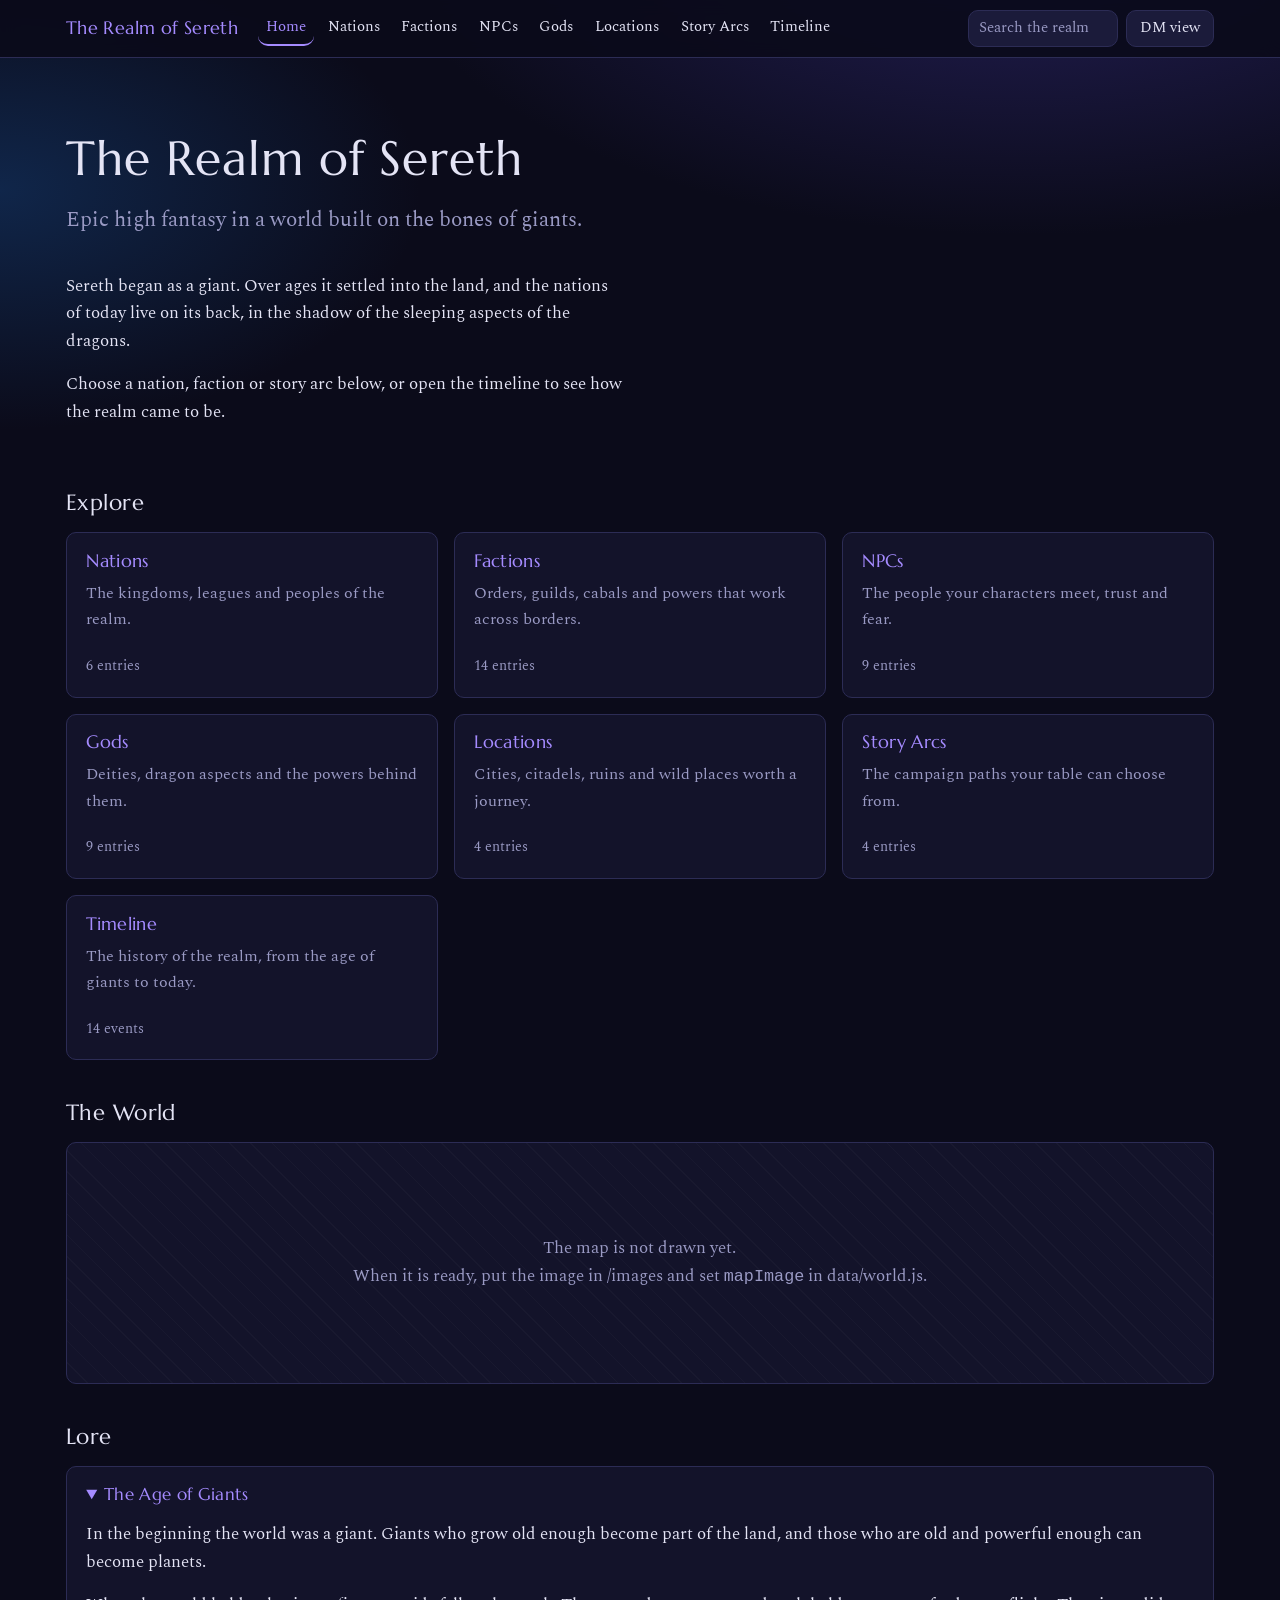
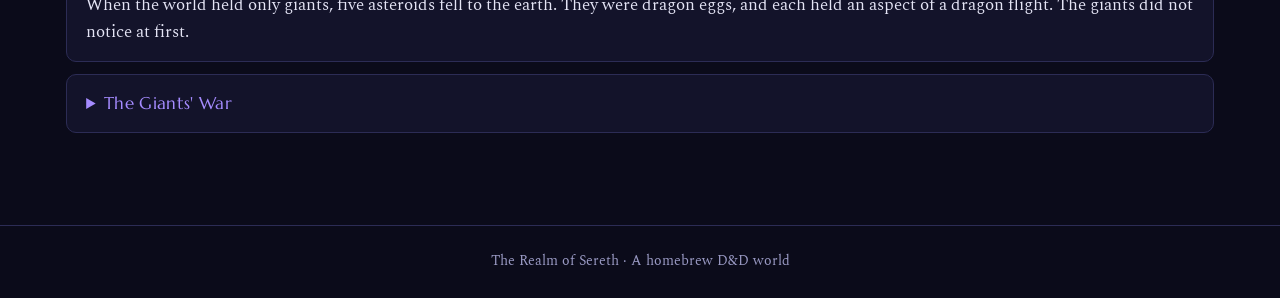
<file: index.html>
<!DOCTYPE html>
<html lang="en">
<head>
  <meta charset="utf-8">
  <meta name="viewport" content="width=device-width, initial-scale=1">
  <title>The Realm of Sereth</title>
  <!-- base.css = layout. theme.css = colors and fonts (pick the look inside theme.css). -->
  <link rel="stylesheet" href="css/base.css">
  <link rel="stylesheet" href="css/theme.css">
</head>
<body data-page="home">
  <div id="site-header"></div>
  <main id="app"></main>
  <div id="site-footer"></div>
  <script src="js/main.js"></script>
</body>
</html>
</file>
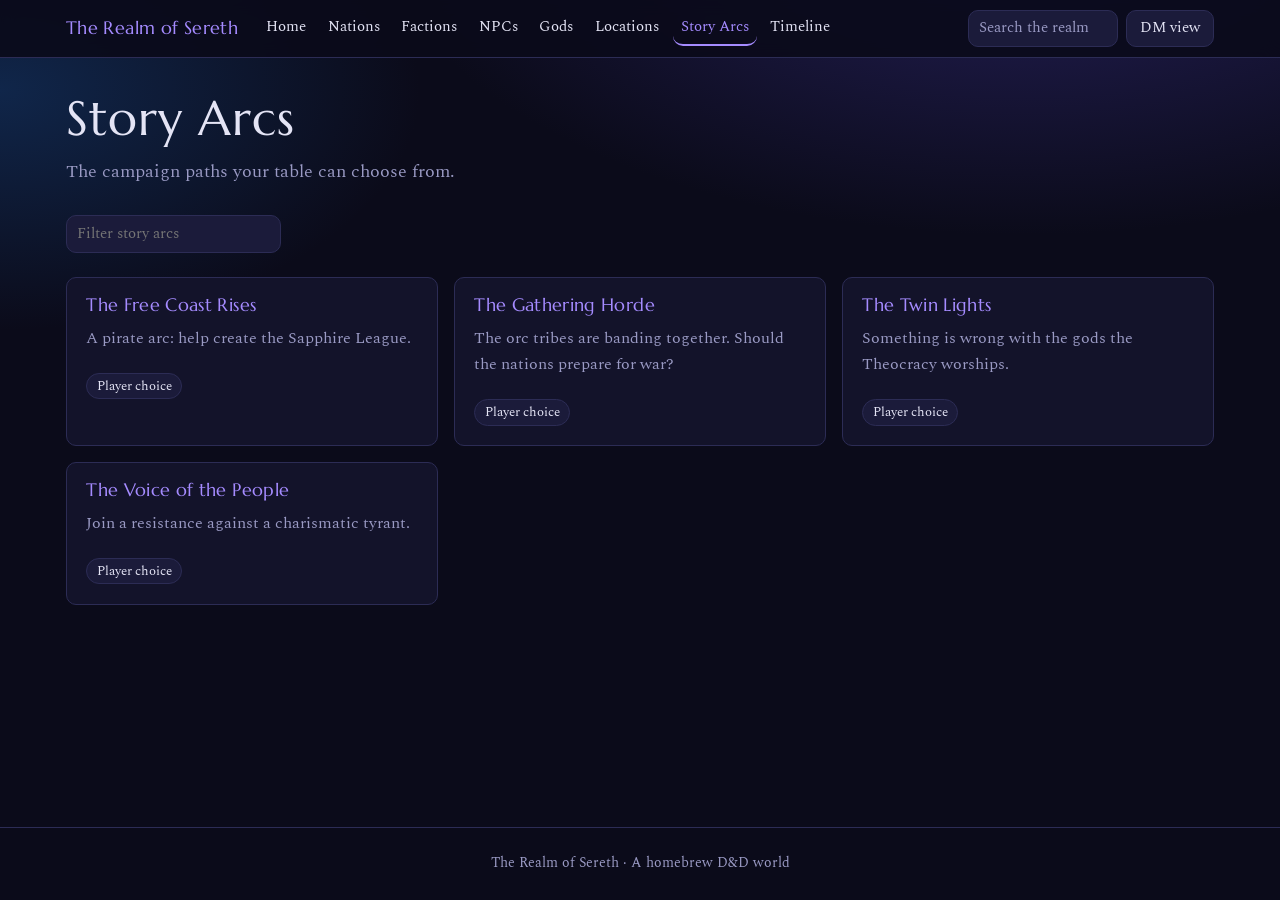
<file: arcs.html>
<!DOCTYPE html>
<html lang="en">
<head>
  <meta charset="utf-8">
  <meta name="viewport" content="width=device-width, initial-scale=1">
  <title>Story Arcs - The Realm of Sereth</title>
  <!-- base.css = layout. theme.css = colors and fonts (pick the look inside theme.css). -->
  <link rel="stylesheet" href="css/base.css">
  <link rel="stylesheet" href="css/theme.css">
</head>
<body data-page="arcs">
  <div id="site-header"></div>
  <main id="app"></main>
  <div id="site-footer"></div>
  <script src="js/main.js"></script>
</body>
</html>
</file>
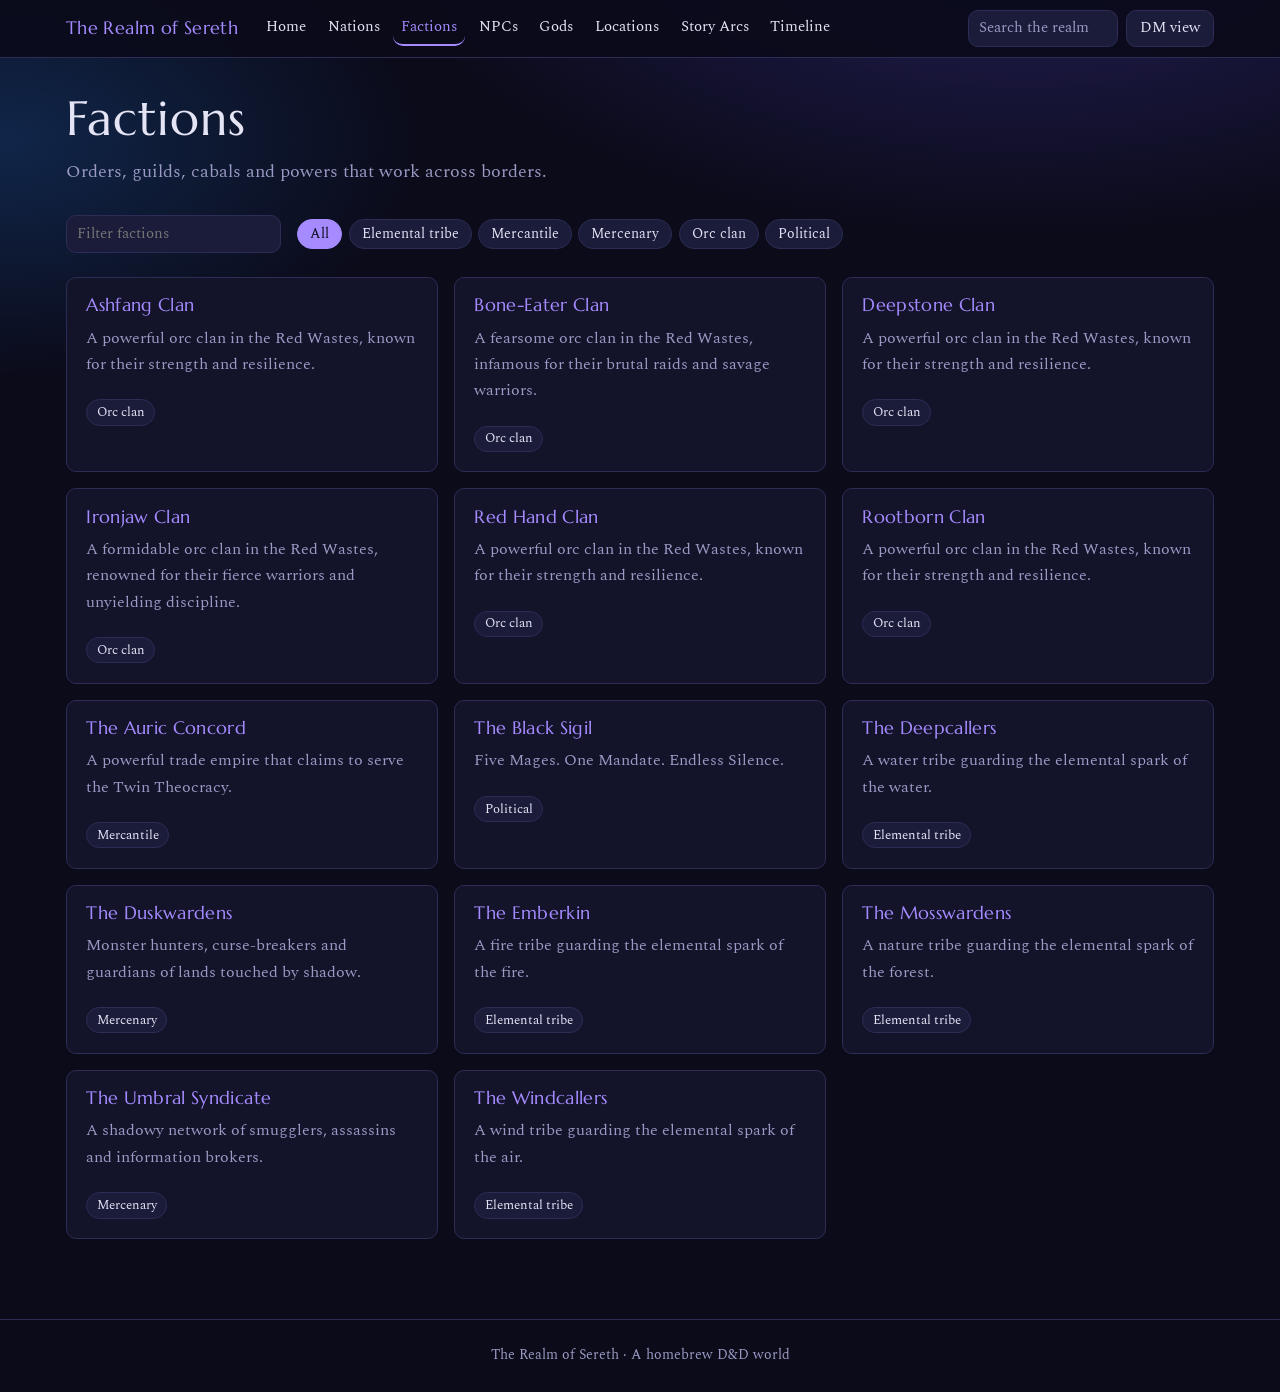
<file: factions.html>
<!DOCTYPE html>
<html lang="en">
<head>
  <meta charset="utf-8">
  <meta name="viewport" content="width=device-width, initial-scale=1">
  <title>Factions - The Realm of Sereth</title>
  <!-- base.css = layout. theme.css = colors and fonts (pick the look inside theme.css). -->
  <link rel="stylesheet" href="css/base.css">
  <link rel="stylesheet" href="css/theme.css">
</head>
<body data-page="factions">
  <div id="site-header"></div>
  <main id="app"></main>
  <div id="site-footer"></div>
  <script src="js/main.js"></script>
</body>
</html>
</file>
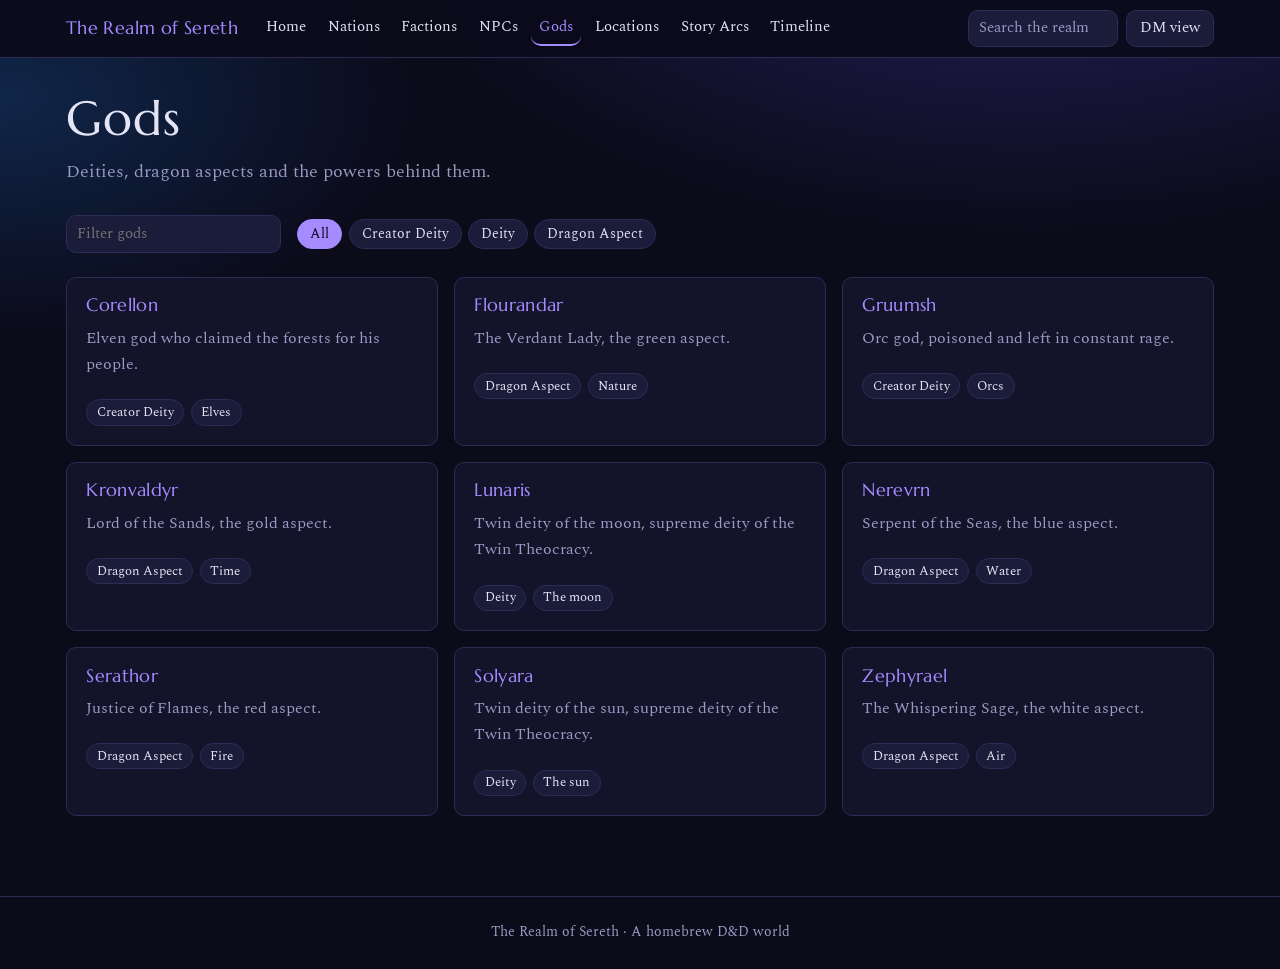
<file: gods.html>
<!DOCTYPE html>
<html lang="en">
<head>
  <meta charset="utf-8">
  <meta name="viewport" content="width=device-width, initial-scale=1">
  <title>Gods - The Realm of Sereth</title>
  <!-- base.css = layout. theme.css = colors and fonts (pick the look inside theme.css). -->
  <link rel="stylesheet" href="css/base.css">
  <link rel="stylesheet" href="css/theme.css">
</head>
<body data-page="gods">
  <div id="site-header"></div>
  <main id="app"></main>
  <div id="site-footer"></div>
  <script src="js/main.js"></script>
</body>
</html>
</file>
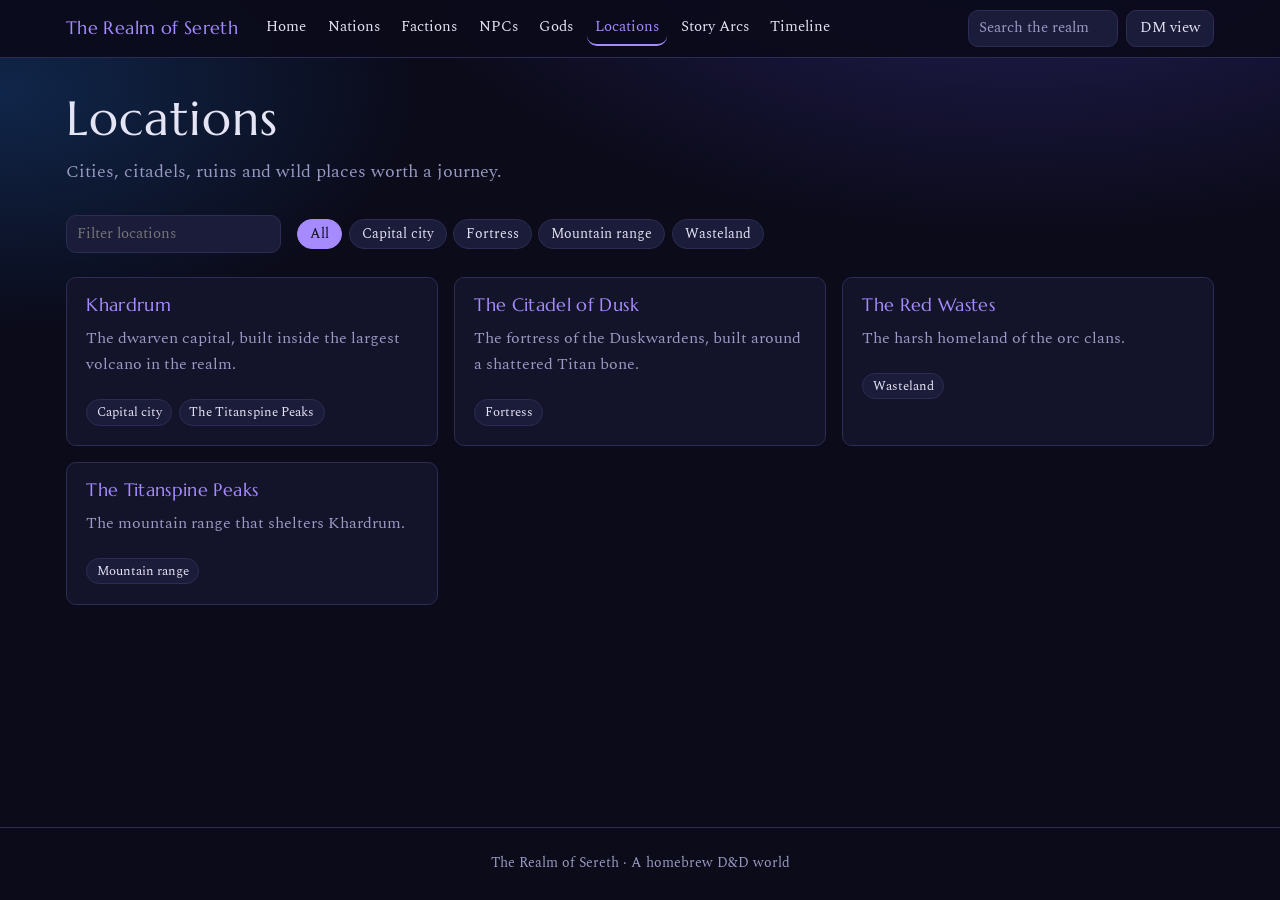
<file: locations.html>
<!DOCTYPE html>
<html lang="en">
<head>
  <meta charset="utf-8">
  <meta name="viewport" content="width=device-width, initial-scale=1">
  <title>Locations - The Realm of Sereth</title>
  <!-- base.css = layout. theme.css = colors and fonts (pick the look inside theme.css). -->
  <link rel="stylesheet" href="css/base.css">
  <link rel="stylesheet" href="css/theme.css">
</head>
<body data-page="locations">
  <div id="site-header"></div>
  <main id="app"></main>
  <div id="site-footer"></div>
  <script src="js/main.js"></script>
</body>
</html>
</file>
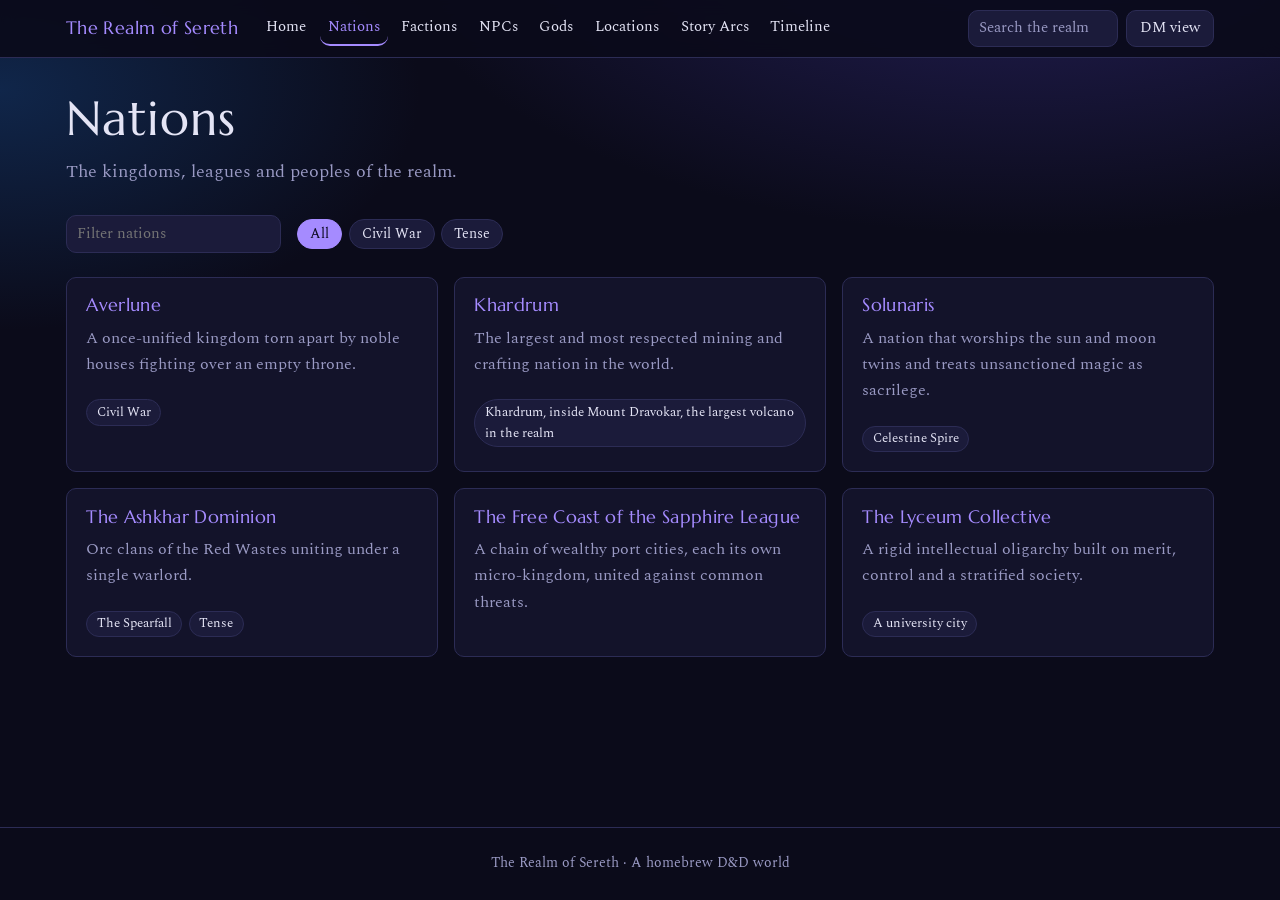
<file: nations.html>
<!DOCTYPE html>
<html lang="en">
<head>
  <meta charset="utf-8">
  <meta name="viewport" content="width=device-width, initial-scale=1">
  <title>Nations - The Realm of Sereth</title>
  <!-- base.css = layout. theme.css = colors and fonts (pick the look inside theme.css). -->
  <link rel="stylesheet" href="css/base.css">
  <link rel="stylesheet" href="css/theme.css">
</head>
<!-- data-page must match a collection name in js/schemas.js -->
<body data-page="nations">
  <div id="site-header"></div>
  <main id="app"></main>
  <div id="site-footer"></div>
  <script src="js/main.js"></script>
</body>
</html>
</file>
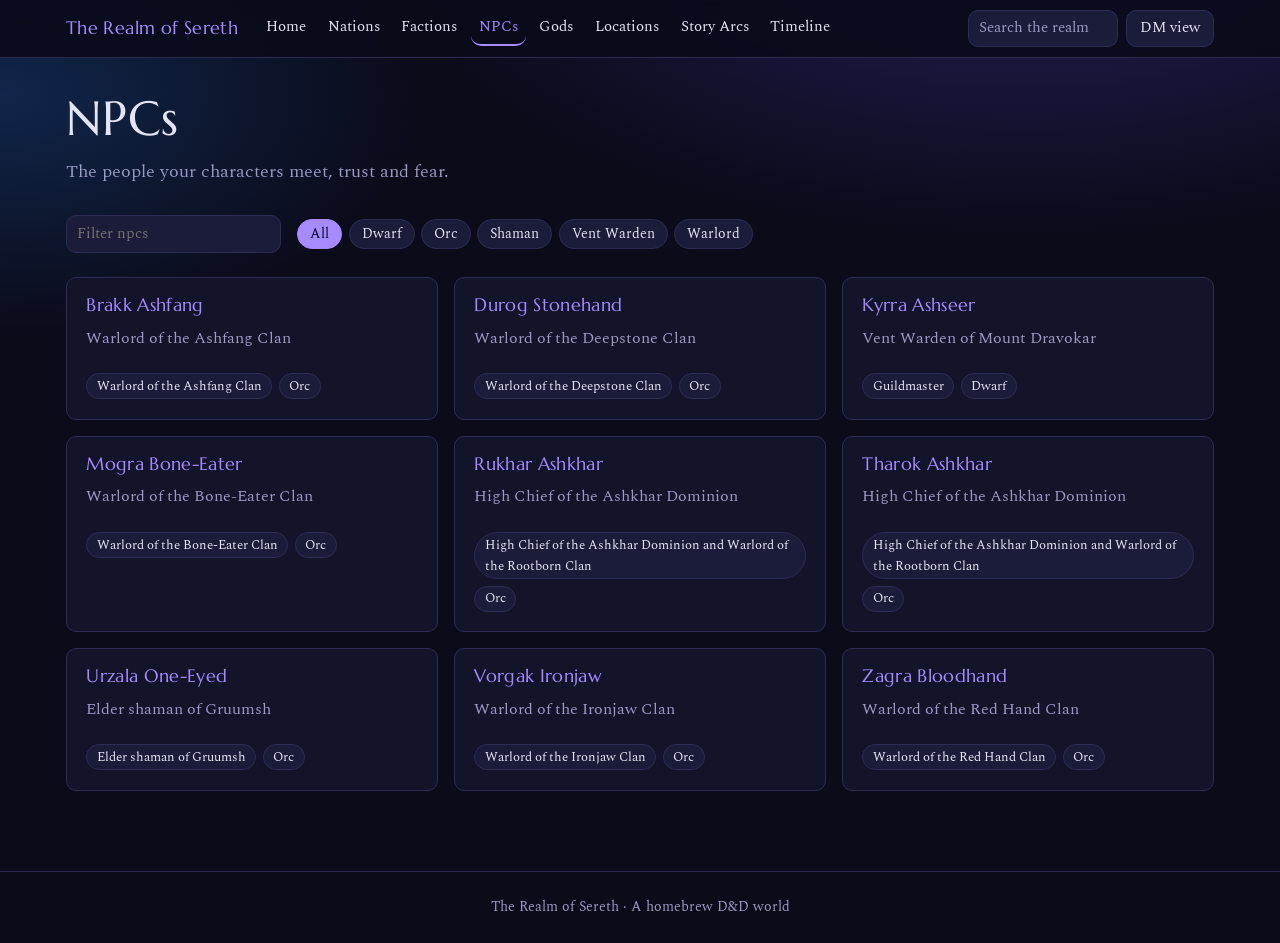
<file: npcs.html>
<!DOCTYPE html>
<html lang="en">
<head>
  <meta charset="utf-8">
  <meta name="viewport" content="width=device-width, initial-scale=1">
  <title>NPCs - The Realm of Sereth</title>
  <!-- base.css = layout. theme.css = colors and fonts (pick the look inside theme.css). -->
  <link rel="stylesheet" href="css/base.css">
  <link rel="stylesheet" href="css/theme.css">
</head>
<body data-page="npcs">
  <div id="site-header"></div>
  <main id="app"></main>
  <div id="site-footer"></div>
  <script src="js/main.js"></script>
</body>
</html>
</file>
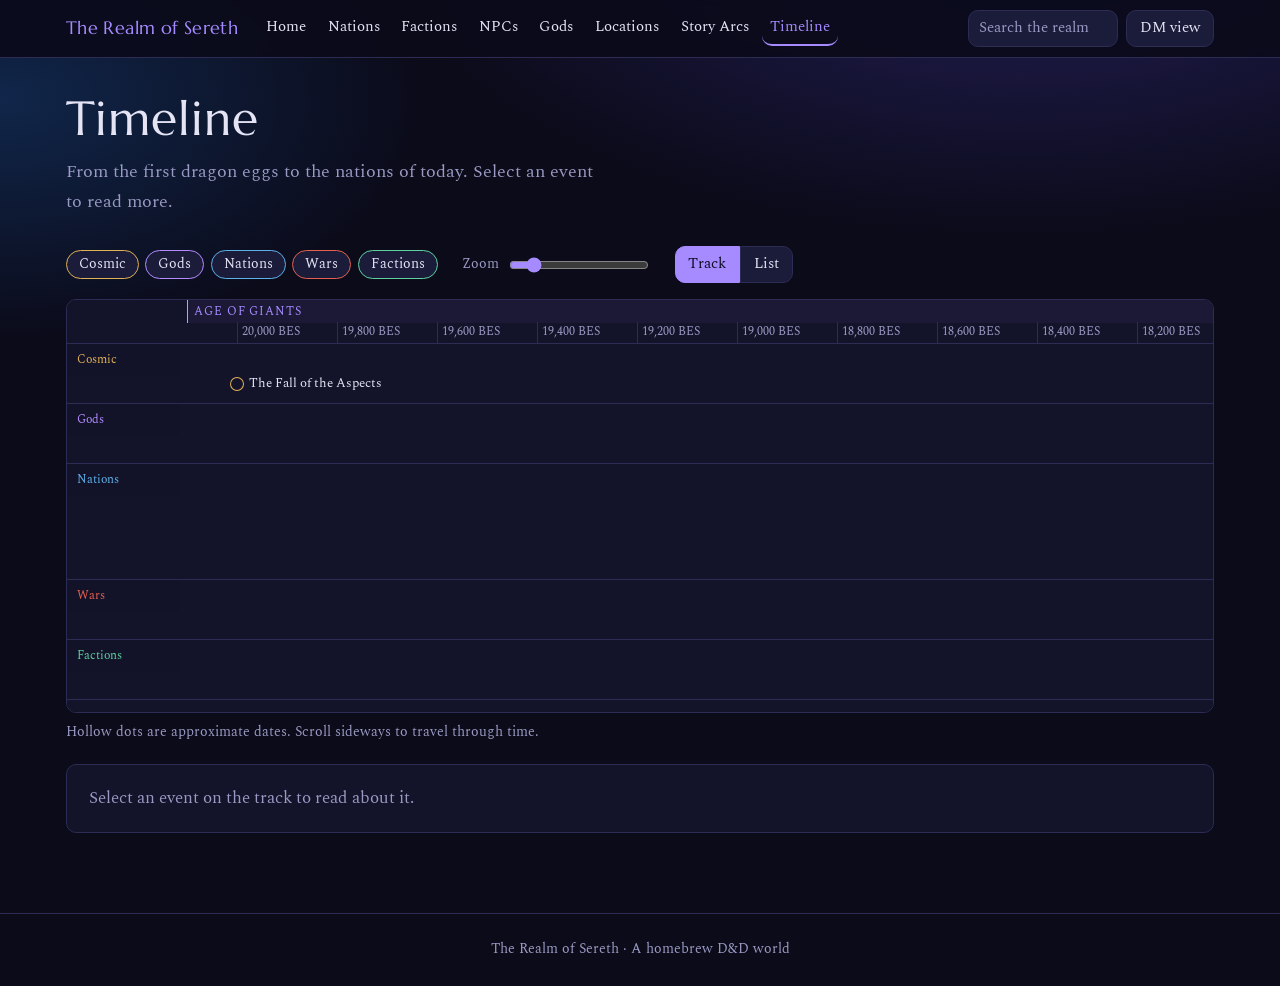
<file: timeline.html>
<!DOCTYPE html>
<html lang="en">
<head>
  <meta charset="utf-8">
  <meta name="viewport" content="width=device-width, initial-scale=1">
  <title>Timeline - The Realm of Sereth</title>
  <!-- base.css = layout. theme.css = colors and fonts (pick the look inside theme.css). -->
  <link rel="stylesheet" href="css/base.css">
  <link rel="stylesheet" href="css/theme.css">
</head>
<body data-page="timeline">
  <div id="site-header"></div>
  <main id="app"></main>
  <div id="site-footer"></div>
  <!-- timeline.js must come BEFORE main.js finishes loading data, so it is listed first -->
  <script src="js/timeline.js"></script>
  <script src="js/main.js"></script>
</body>
</html>
</file>
<file: css/base.css>
/* ==========================================================================
   THE REALM OF SERETH - base.css
   Layout and components. Colors and fonts come from the theme file
   (css/theme.css -> css/themes/*.css), so you rarely need to edit colors here.

   Sections: 2. BASE   3. HEADER / FOOTER   4. PAGE LAYOUT AND COMPONENTS   5. TIMELINE
   ========================================================================== */

/* ==========================================================================
   2. BASE
   ========================================================================== */

* { box-sizing: border-box; }

/* Makes the HTML "hidden" attribute always win over display rules. */
[hidden] { display: none !important; }

html { background: var(--bg); }

body {
  margin: 0;
  background: var(--page-bg), var(--bg);
  background-repeat: no-repeat;
  background-attachment: fixed, scroll;
  color: var(--fg);
  font-family: var(--font-body);
  font-size: var(--body-size);
  line-height: 1.65;
  min-height: 100vh;
  display: flex;
  flex-direction: column;
}

main { flex: 1; }

h1, h2, h3, h4 {
  font-family: var(--font-display);
  font-weight: var(--h-weight);
  text-transform: var(--h-case);
  letter-spacing: var(--h-track);
  line-height: 1.2;
  text-wrap: balance;
  margin: 0;
}
h1 { font-size: clamp(1.9rem, 4.5vw, 3rem); }
h2 { font-size: 1.35rem; }
h3 { font-size: 1.1rem; }

p { margin: 0 0 0.9em; }
p:last-child { margin-bottom: 0; }

a { color: var(--accent); text-underline-offset: 3px; }
a:hover { color: var(--fg); }

img { max-width: 100%; height: auto; }

:focus-visible { outline: 2px solid var(--accent); outline-offset: 2px; }

.dim { color: var(--dim); }

@media (prefers-reduced-motion: reduce) {
  * { transition: none !important; animation: none !important; scroll-behavior: auto !important; }
}


/* ==========================================================================
   3. HEADER / FOOTER
   ========================================================================== */

.site-header {
  position: sticky;
  top: env(safe-area-inset-top, 0px);
  z-index: 50;
  background: color-mix(in srgb, var(--bg) 90%, transparent);
  -webkit-backdrop-filter: blur(8px);
  backdrop-filter: blur(8px);
  border-bottom: 1px solid var(--line);
  font-family: var(--font-ui);
}

.header-inner {
  max-width: 1180px;
  margin: 0 auto;
  padding: 0.6rem 16px;
  display: flex;
  flex-wrap: wrap;
  align-items: center;
  gap: 0.6rem 1.25rem;
}

.brand {
  font-family: var(--font-display);
  font-weight: var(--h-weight);
  text-transform: var(--h-case);
  letter-spacing: var(--h-track);
  font-size: 1.15rem;
  color: var(--accent);
  text-decoration: none;
  white-space: nowrap;
}

.menu-btn { display: none; }

.site-nav {
  display: flex;
  flex-wrap: wrap;
  gap: 0.15rem 0.35rem;
  flex: 1;
  min-width: 0;
}
.site-nav a {
  color: var(--fg);
  text-decoration: none;
  padding: 0.3rem 0.5rem;
  border-radius: var(--radius);
  font-size: 0.92rem;
  white-space: nowrap;
  border-bottom: 2px solid transparent;
}
.site-nav a:hover { background: var(--panel-2); }
.site-nav a[aria-current="page"] { color: var(--accent); border-bottom-color: var(--accent); }

.tools {
  display: flex;
  align-items: center;
  flex-wrap: wrap;
  gap: 0.5rem;
}

.search-wrap { position: relative; }

input[type="search"],
input[type="text"],
select {
  background: var(--panel-2);
  color: var(--fg);
  border: 1px solid var(--line);
  border-radius: var(--radius);
  padding: 0.35rem 0.6rem;
  font: inherit;
  font-size: 0.92rem;
  max-width: 100%;
}
@media (min-width: 861px) { .search-wrap input { width: 150px; } }
input[type="search"]::placeholder { color: var(--dim); }

.search-results {
  position: absolute;
  right: 0;
  top: calc(100% + 6px);
  width: min(360px, 90vw);
  margin: 0;
  padding: 0.35rem;
  list-style: none;
  background: var(--panel);
  border: 1px solid var(--line);
  border-radius: var(--radius);
  box-shadow: 0 12px 32px rgba(0, 0, 0, 0.5);
  z-index: 60;
}
.search-results a {
  display: flex;
  justify-content: space-between;
  gap: 1rem;
  padding: 0.4rem 0.6rem;
  color: var(--fg);
  text-decoration: none;
  border-radius: var(--radius);
}
.search-results a:hover,
.search-results a:focus-visible { background: var(--panel-2); }
.search-results .kind { color: var(--dim); font-size: 0.8rem; white-space: nowrap; }

.btn {
  background: var(--panel-2);
  color: var(--fg);
  border: 1px solid var(--line);
  border-radius: var(--radius);
  padding: 0.35rem 0.8rem;
  font: inherit;
  font-size: 0.92rem;
  cursor: pointer;
}
.btn:hover { border-color: var(--accent); }
.btn.on { background: var(--accent); color: var(--accent-ink); border-color: var(--accent); }

.dm-banner {
  background: var(--accent);
  color: var(--accent-ink);
  font-family: var(--font-ui);
  font-size: 0.9rem;
  padding: 0.3rem 16px;
  text-align: center;
}
.dm-banner a { color: inherit; font-weight: 700; }

.site-footer {
  border-top: 1px solid var(--line);
  margin-top: 4rem;
  padding: 1.5rem 16px;
  color: var(--dim);
  font-family: var(--font-ui);
  font-size: 0.9rem;
  text-align: center;
}

@media (max-width: 860px) {
  .menu-btn { display: inline-block; margin-left: auto; }
  .site-nav { display: none; flex-basis: 100%; flex-direction: column; }
  .site-nav.open { display: flex; }
  .tools { flex-basis: 100%; }
  .search-wrap { flex: 1; min-width: 0; }
  .search-wrap input { width: 100%; }
}


/* ==========================================================================
   4. PAGE LAYOUT AND COMPONENTS
   ========================================================================== */

.container {
  width: 100%;
  max-width: 1180px;
  margin: 0 auto;
  padding-inline: 16px;
  padding-block: 2rem 1rem;
}

.page-head { margin-bottom: 1.75rem; display: flex; flex-direction: column; gap: 0.6rem; }
.page-head .tagline { color: var(--dim); font-size: 1.1em; max-width: 60ch; }
.crumb { font-family: var(--font-ui); font-size: 0.9rem; }

/* ---- Home hero ---- */
.hero { padding-block: 2.5rem 1.5rem; display: flex; flex-direction: column; gap: 1rem; max-width: 70ch; }
.hero .tagline { font-size: 1.25em; color: var(--dim); }
.hero .intro { max-width: 62ch; }

/* ---- Cards ---- */
.grid {
  display: grid;
  grid-template-columns: repeat(auto-fill, minmax(min(100%, 280px), 1fr));
  gap: 1rem;
}

.card {
  display: flex;
  flex-direction: column;
  gap: 0.5rem;
  min-width: 0;
  padding: 1.1rem 1.2rem 1.2rem;
  background: var(--panel);
  border: 1px solid var(--line);
  border-top: var(--card-top);
  border-radius: var(--radius);
  box-shadow: var(--card-shadow);
  color: var(--fg);
  text-decoration: none;
  transition: transform 0.15s ease, border-color 0.15s ease;
}
a.card:hover { transform: translateY(-2px); border-color: var(--accent); color: var(--fg); }
.card h3 { color: var(--accent); }
.card p { color: var(--dim); font-size: 0.95em; }
.card .thumb { width: 100%; aspect-ratio: 16 / 9; object-fit: cover; border-radius: var(--radius); margin-bottom: 0.25rem; }
.card .count { font-family: var(--font-ui); font-size: 0.85rem; color: var(--dim); margin-top: auto; }

.chips { display: flex; flex-wrap: wrap; gap: 0.4rem; font-family: var(--font-ui); }
.chip {
  display: inline-block;
  padding: 0.1rem 0.6rem;
  border: 1px solid var(--line);
  border-radius: 999px;
  background: var(--panel-2);
  color: var(--fg);
  font-size: 0.82rem;
  text-decoration: none;
  line-height: 1.6;
}
a.chip:hover { border-color: var(--accent); color: var(--accent); }

.filters { display: flex; flex-wrap: wrap; gap: 0.6rem 1rem; align-items: center; margin-bottom: 1.5rem; }
.filters .btn { padding: 0.2rem 0.75rem; font-size: 0.85rem; border-radius: 999px; }

.section-title { margin: 2.5rem 0 1rem; }

.map-box {
  border: 1px solid var(--line);
  border-radius: var(--radius);
  background: var(--panel);
  overflow: hidden;
}
.map-box img { display: block; width: 100%; }
.map-placeholder {
  display: grid;
  place-items: center;
  min-height: 240px;
  padding: 1.5rem;
  text-align: center;
  color: var(--dim);
  font-family: var(--font-ui);
  background-image: repeating-linear-gradient(45deg, transparent 0 14px, rgba(255, 255, 255, 0.025) 14px 15px);
}

details.lore {
  background: var(--panel);
  border: 1px solid var(--line);
  border-radius: var(--radius);
  padding: 0.9rem 1.2rem;
  margin-bottom: 0.75rem;
}
details.lore summary { cursor: pointer; font-family: var(--font-display); color: var(--accent); text-transform: var(--h-case); letter-spacing: var(--h-track); }
details.lore[open] summary { margin-bottom: 0.75rem; }

/* ---- Detail pages ---- */
.detail { display: grid; grid-template-columns: minmax(0, 1fr); gap: 2rem; }
@media (min-width: 960px) {
  .detail { grid-template-columns: 210px minmax(0, 1fr); }
}

.toc {
  position: sticky;
  top: calc(env(safe-area-inset-top, 0px) + 5rem);
  align-self: start;
  font-family: var(--font-ui);
  font-size: 0.92rem;
  display: none;
}
@media (min-width: 960px) { .toc { display: block; } }
.toc h4 { font-size: 0.8rem; color: var(--dim); margin-bottom: 0.5rem; }
.toc a { display: block; padding: 0.2rem 0; color: var(--fg); text-decoration: none; border-bottom: 1px solid var(--line); }
.toc a:hover { color: var(--accent); }

.detail-main { min-width: 0; }
.detail-main > section { margin-top: 2.25rem; scroll-margin-top: 5rem; }
.detail-main > section:first-of-type { margin-top: 0; }
.detail-main h2 { color: var(--accent); margin-bottom: 0.5rem; }

.hero-img { display: block; width: 100%; max-height: 360px; object-fit: cover; border-radius: var(--radius); margin-bottom: 1.5rem; }
.summary { font-size: 1.15em; max-width: 68ch; margin-bottom: 1rem; }

dl.fields { margin: 0; }
.field {
  display: grid;
  grid-template-columns: minmax(110px, 190px) minmax(0, 1fr);
  gap: 0.15rem 1.25rem;
  padding: 0.65rem 0;
  border-top: 1px solid var(--line);
}
.field dt { color: var(--dim); font-family: var(--font-ui); font-size: 0.92rem; padding-top: 0.15rem; }
.field dd { margin: 0; min-width: 0; max-width: 72ch; }
.field dd ul { margin: 0; padding-left: 1.2rem; }
.field.empty dd { font-style: italic; }
@media (max-width: 640px) { .field { grid-template-columns: minmax(0, 1fr); } }

.dm-only { background: color-mix(in srgb, var(--accent) 7%, transparent); }
.dm-tag {
  display: inline-block;
  font-size: 0.68rem;
  letter-spacing: 0.08em;
  padding: 0 0.4rem;
  border: 1px solid var(--accent-2);
  border-radius: 3px;
  color: var(--accent);
  vertical-align: middle;
}

.pill {
  display: inline-block;
  padding: 0.05rem 0.7rem;
  border-radius: 999px;
  background: var(--panel-2);
  border: 1px solid var(--line);
  font-family: var(--font-ui);
  font-size: 0.88rem;
}
/* Colored pills for template values. Add your own values here. */
.pill[data-v="stable"],  .pill[data-v="revered"]      { color: #7ed6a0; border-color: #2e6a48; }
.pill[data-v="tense"],   .pill[data-v="regulated"]    { color: #e6c36a; border-color: #7a6422; }
.pill[data-v="divided"], .pill[data-v="commercialized"] { color: #e69b5f; border-color: #7a4a22; }
.pill[data-v="civil war"], .pill[data-v="feared"], .pill[data-v="forbidden"] { color: #ee7d70; border-color: #7a2e26; }

.table-wrap { overflow-x: auto; }
table { border-collapse: collapse; width: 100%; font-size: 0.95em; }
th, td { text-align: left; vertical-align: top; padding: 0.4rem 0.8rem 0.4rem 0; border-bottom: 1px solid var(--line); }
th { color: var(--dim); font-family: var(--font-ui); font-weight: 400; font-size: 0.85rem; }

.backlinks { margin-top: 3rem; padding-top: 1.25rem; border-top: 1px solid var(--line); }
.backlinks h3 { font-size: 0.95rem; color: var(--dim); margin-bottom: 0.6rem; }

.notice {
  padding: 1rem 1.2rem;
  border: 1px dashed var(--line);
  border-radius: var(--radius);
  color: var(--dim);
}


/* ==========================================================================
   5. TIMELINE
   ========================================================================== */

.tl-controls { display: flex; flex-wrap: wrap; align-items: center; gap: 0.75rem 1.5rem; margin-bottom: 1rem; font-family: var(--font-ui); }
.tl-controls .chips .btn { border-radius: 999px; padding: 0.15rem 0.75rem; font-size: 0.85rem; }
.tl-controls .chips .btn[aria-pressed="true"] { background: var(--panel-2); border-color: var(--c, var(--accent)); color: var(--fg); }
.tl-controls .chips .btn[aria-pressed="false"] { opacity: 0.45; }
.tl-controls .zoom { display: flex; align-items: center; gap: 0.5rem; color: var(--dim); font-size: 0.9rem; }
.tl-controls input[type="range"] { accent-color: var(--accent); width: 140px; }
.seg { display: inline-flex; }
.seg .btn { border-radius: 0; }
.seg .btn:first-child { border-radius: var(--radius) 0 0 var(--radius); }
.seg .btn:last-child { border-radius: 0 var(--radius) var(--radius) 0; }

.tl-scroll {
  overflow-x: auto;
  border: 1px solid var(--line);
  border-radius: var(--radius);
  background: var(--panel);
}
.tl-canvas { position: relative; }

.tl-ruler { position: absolute; left: 0; top: 0; height: 44px; border-bottom: 1px solid var(--line); }
.tl-tick { position: absolute; top: 22px; height: 22px; border-left: 1px solid var(--line); padding-left: 4px; font-family: var(--font-ui); font-size: 0.75rem; color: var(--dim); white-space: nowrap; }
.tl-era {
  position: absolute;
  top: 0;
  border-left: 1px solid var(--accent-2);
  padding: 2px 6px;
  font-family: var(--font-ui);
  font-size: 0.72rem;
  letter-spacing: 0.08em;
  text-transform: uppercase;
  color: var(--accent);
  white-space: nowrap;
  background: color-mix(in srgb, var(--accent) 6%, transparent);
}
.tl-lane { position: absolute; left: 0; border-bottom: 1px solid var(--line); }
.tl-lane-label {
  position: sticky;
  left: 0;
  display: inline-block;
  width: 112px;
  padding: 0.35rem 0.6rem;
  font-family: var(--font-ui);
  font-size: 0.78rem;
  color: var(--c);
  background: color-mix(in srgb, var(--panel) 92%, transparent);
  z-index: 3;
}
.tl-now { position: absolute; top: 44px; bottom: 0; border-left: 2px dashed var(--accent); z-index: 1; }
.tl-now span { position: absolute; top: 4px; left: 6px; font-family: var(--font-ui); font-size: 0.72rem; color: var(--accent); white-space: nowrap; }

.tl-ev {
  position: absolute;
  display: flex;
  align-items: center;
  gap: 6px;
  padding: 2px 6px 2px 0;
  background: none;
  border: 0;
  color: var(--fg);
  font: inherit;
  font-family: var(--font-ui);
  font-size: 0.82rem;
  line-height: 1.2;
  white-space: nowrap;
  cursor: pointer;
  z-index: 2;
  text-align: left;
}
.tl-ev .dot {
  flex: none;
  width: 12px;
  height: 12px;
  margin-left: -6px;
  border-radius: 50%;
  background: var(--c);
  border: 2px solid var(--panel);
  box-shadow: 0 0 0 1px var(--c);
}
.tl-ev.approx .dot { background: var(--panel); }
.tl-ev:hover span, .tl-ev.sel span { color: var(--c); text-decoration: underline; text-underline-offset: 3px; }
.tl-ev.sel .dot { transform: scale(1.35); }

.tl-detail { margin-top: 1.25rem; padding: 1.25rem 1.4rem; background: var(--panel); border: 1px solid var(--line); border-top: var(--card-top); border-radius: var(--radius); box-shadow: var(--card-shadow); display: flex; flex-direction: column; gap: 0.6rem; }
.tl-detail h2 { color: var(--accent); }
.tl-detail .when { font-family: var(--font-ui); color: var(--dim); display: flex; flex-wrap: wrap; gap: 0.6rem; align-items: center; }
.cat-chip { color: var(--c); border-color: var(--c); }

.tl-list { list-style: none; margin: 0; padding: 0; display: flex; flex-direction: column; gap: 0.75rem; }
.tl-list li { display: grid; grid-template-columns: 110px minmax(0, 1fr); gap: 0.25rem 1.25rem; padding: 0.9rem 1.1rem; background: var(--panel); border: 1px solid var(--line); border-radius: var(--radius); }
.tl-list .yr { font-family: var(--font-display); color: var(--c); }
.tl-list h3 { margin-bottom: 0.3rem; }
@media (max-width: 560px) { .tl-list li { grid-template-columns: minmax(0, 1fr); } }
</file>
<file: css/theme.css>
/* ==========================================================================
   ACTIVE THEME. Change the file name below to switch the look of the whole site.
   Options: obsidian, arcane, grimoire, stoneforge, modern
   ========================================================================== */
@import url("themes/arcane.css");
</file>
